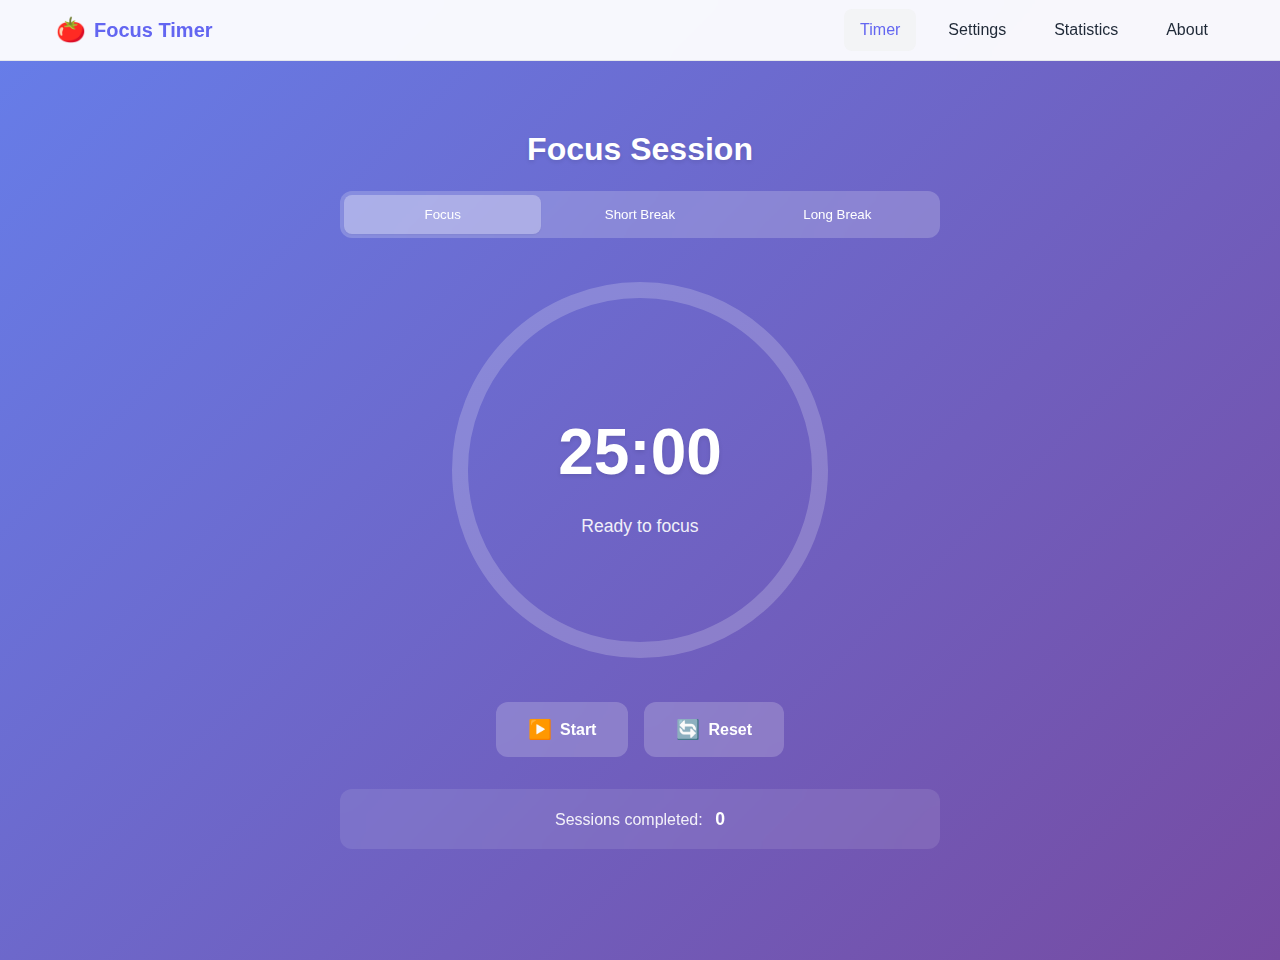
<file: index.html>
<!DOCTYPE html>
<html lang="en">
<head>
    <meta charset="UTF-8">
    <meta name="viewport" content="width=device-width, initial-scale=1.0">
    <title>Focus Timer - Pomodoro App</title>
    <meta name="description" content="A clean and modern Pomodoro timer app for productivity">
    <meta name="theme-color" content="#6366f1">
    
    <!-- PWA Meta Tags -->
    <link rel="manifest" href="manifest.json">
    <meta name="apple-mobile-web-app-capable" content="yes">
    <meta name="apple-mobile-web-app-status-bar-style" content="default">
    <meta name="apple-mobile-web-app-title" content="Focus Timer">
    
    <!-- Icons -->
    <link rel="icon" type="image/png" sizes="32x32" href="icons/icon-32x32.png">
    <link rel="icon" type="image/png" sizes="16x16" href="icons/icon-16x16.png">
    <link rel="apple-touch-icon" href="icons/icon-192x192.png">
    
    <!-- Styles -->
    <link rel="stylesheet" href="styles.css">
</head>
<body>
    <!-- Navigation -->
    <nav class="navbar">
        <div class="nav-container">
            <div class="nav-logo">
                <span class="logo-icon">🍅</span>
                <span class="logo-text">Focus Timer</span>
            </div>
            <button class="nav-toggle" id="nav-toggle" aria-label="Toggle navigation">
                <span class="hamburger"></span>
                <span class="hamburger"></span>
                <span class="hamburger"></span>
            </button>
            <div class="nav-menu" id="nav-menu">
                <ul class="nav-list">
                    <li class="nav-item">
                        <a href="#home" class="nav-link active" data-page="home">Timer</a>
                    </li>
                    <li class="nav-item">
                        <a href="#settings" class="nav-link" data-page="settings">Settings</a>
                    </li>
                    <li class="nav-item">
                        <a href="#stats" class="nav-link" data-page="stats">Statistics</a>
                    </li>
                    <li class="nav-item">
                        <a href="#about" class="nav-link" data-page="about">About</a>
                    </li>
                </ul>
            </div>
        </div>
    </nav>

    <!-- Main Content -->
    <main class="main-content">
        <!-- Timer Page -->
        <div class="page active" id="home-page">
            <div class="timer-container">
                <div class="timer-header">
                    <h1 class="timer-title">Focus Session</h1>
                    <div class="timer-mode">
                        <button class="mode-btn active" data-mode="focus">Focus</button>
                        <button class="mode-btn" data-mode="short-break">Short Break</button>
                        <button class="mode-btn" data-mode="long-break">Long Break</button>
                    </div>
                </div>
                
                <div class="timer-circle">
                    <svg class="timer-svg" viewBox="0 0 100 100">
                        <circle class="timer-bg" cx="50" cy="50" r="45"></circle>
                        <circle class="timer-progress" cx="50" cy="50" r="45" id="progress-circle"></circle>
                    </svg>
                    <div class="timer-display">
                        <div class="timer-time" id="timer-display">25:00</div>
                        <div class="timer-status" id="timer-status">Ready to focus</div>
                    </div>
                </div>
                
                <div class="timer-controls">
                    <button class="control-btn start-btn" id="start-btn">
                        <span class="btn-icon">▶️</span>
                        <span class="btn-text">Start</span>
                    </button>
                    <button class="control-btn pause-btn" id="pause-btn" style="display: none;">
                        <span class="btn-icon">⏸️</span>
                        <span class="btn-text">Pause</span>
                    </button>
                    <button class="control-btn reset-btn" id="reset-btn">
                        <span class="btn-icon">🔄</span>
                        <span class="btn-text">Reset</span>
                    </button>
                </div>
                
                <div class="session-info">
                    <div class="session-count">
                        <span class="session-label">Sessions completed:</span>
                        <span class="session-number" id="session-count">0</span>
                    </div>
                </div>
            </div>
        </div>

        <!-- Settings Page -->
        <div class="page" id="settings-page">
            <div class="page-header">
                <h2>Settings</h2>
            </div>
            <div class="settings-container">
                <div class="setting-group">
                    <label for="focus-time">Focus Time (minutes)</label>
                    <input type="number" id="focus-time" min="1" max="60" value="25">
                </div>
                <div class="setting-group">
                    <label for="short-break-time">Short Break (minutes)</label>
                    <input type="number" id="short-break-time" min="1" max="30" value="5">
                </div>
                <div class="setting-group">
                    <label for="long-break-time">Long Break (minutes)</label>
                    <input type="number" id="long-break-time" min="1" max="60" value="15">
                </div>
                <div class="setting-group">
                    <label for="sessions-before-long-break">Sessions before long break</label>
                    <input type="number" id="sessions-before-long-break" min="2" max="10" value="4">
                </div>
                <div class="setting-group">
                    <label for="sound-enabled">
                        <input type="checkbox" id="sound-enabled" checked>
                        Enable sound notifications
                    </label>
                </div>
                <div class="setting-group">
                    <label for="auto-start-breaks">
                        <input type="checkbox" id="auto-start-breaks">
                        Auto-start breaks
                    </label>
                </div>
                <button class="save-btn" id="save-settings">Save Settings</button>
            </div>
        </div>

        <!-- Statistics Page -->
        <div class="page" id="stats-page">
            <div class="page-header">
                <h2>Statistics</h2>
            </div>
            <div class="stats-container">
                <div class="stats-grid">
                    <div class="stat-card">
                        <div class="stat-value" id="total-sessions">0</div>
                        <div class="stat-label">Total Sessions</div>
                    </div>
                    <div class="stat-card">
                        <div class="stat-value" id="total-focus-time">0h 0m</div>
                        <div class="stat-label">Focus Time</div>
                    </div>
                    <div class="stat-card">
                        <div class="stat-value" id="today-sessions">0</div>
                        <div class="stat-label">Today's Sessions</div>
                    </div>
                    <div class="stat-card">
                        <div class="stat-value" id="streak">0</div>
                        <div class="stat-label">Current Streak</div>
                    </div>
                </div>
                <div class="chart-container">
                    <h3>Weekly Progress</h3>
                    <div class="chart" id="weekly-chart">
                        <!-- Chart will be generated here -->
                    </div>
                </div>
            </div>
        </div>

        <!-- About Page -->
        <div class="page" id="about-page">
            <div class="page-header">
                <h2>About Focus Timer</h2>
            </div>
            <div class="about-container">
                <div class="about-content">
                    <div class="about-section">
                        <h3>What is the Pomodoro Technique?</h3>
                        <p>The Pomodoro Technique is a time management method developed by Francesco Cirillo in the late 1980s. It uses a timer to break work into intervals, traditionally 25 minutes in length, separated by short breaks.</p>
                    </div>
                    <div class="about-section">
                        <h3>How to use this app:</h3>
                        <ol>
                            <li>Choose your focus time (default: 25 minutes)</li>
                            <li>Start the timer and focus on your task</li>
                            <li>Take a short break when the timer ends</li>
                            <li>Repeat the cycle</li>
                            <li>Take a longer break after 4 sessions</li>
                        </ol>
                    </div>
                    <div class="about-section">
                        <h3>Features:</h3>
                        <ul>
                            <li>Customizable timer durations</li>
                            <li>Sound notifications</li>
                            <li>Session tracking</li>
                            <li>Statistics and progress</li>
                            <li>Mobile-friendly design</li>
                            <li>Works offline</li>
                        </ul>
                    </div>
                </div>
            </div>
        </div>
    </main>

    <!-- Notification -->
    <div class="notification" id="notification">
        <div class="notification-content">
            <span class="notification-text" id="notification-text"></span>
            <button class="notification-close" id="notification-close">×</button>
        </div>
    </div>

    <!-- Scripts -->
    <script src="app.js"></script>
</body>
</html>
</file>
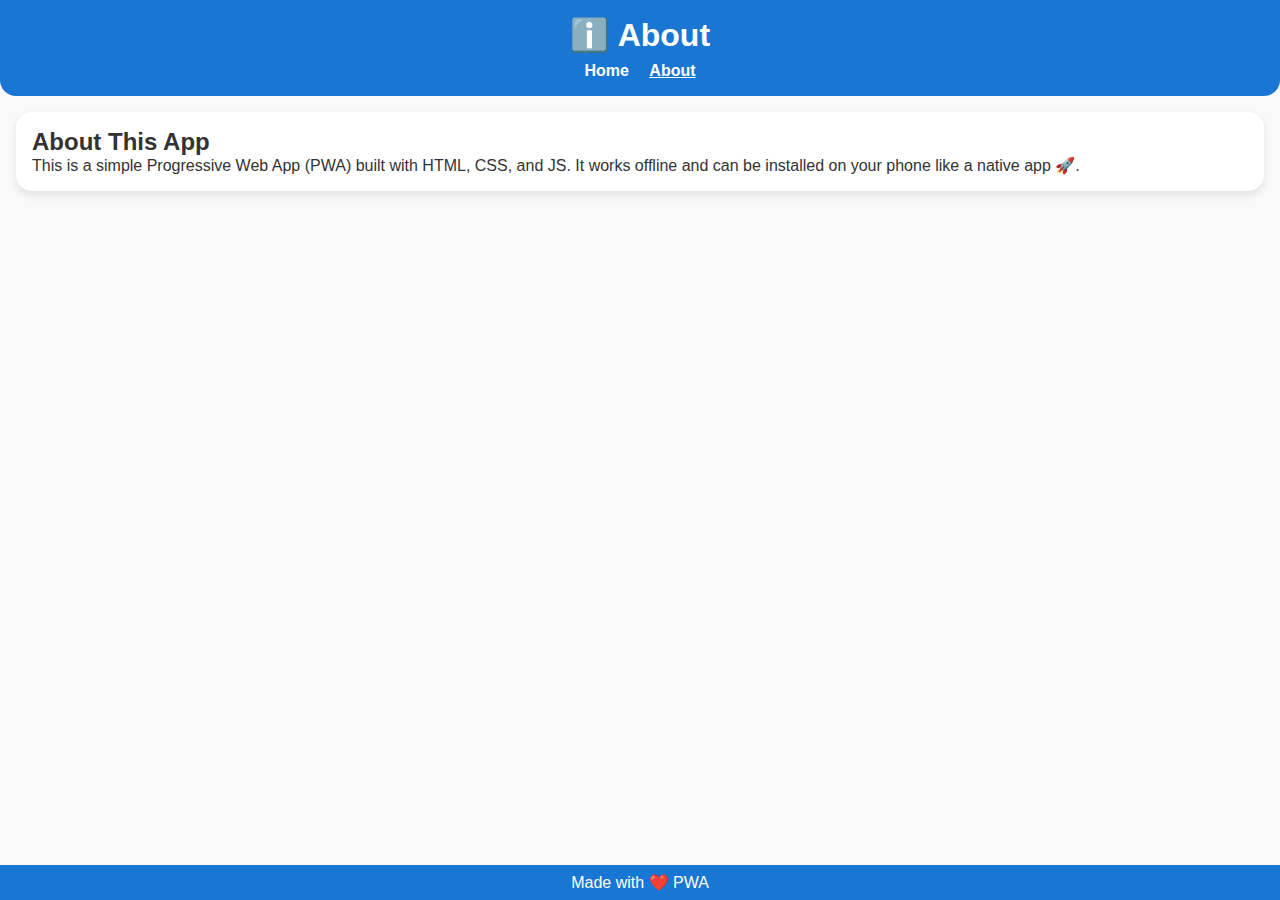
<file: about.html>
<!DOCTYPE html>
<html lang="en">
<head>
  <meta charset="UTF-8" />
  <meta name="viewport" content="width=device-width, initial-scale=1.0" />
  <title>About - My PWA Todo</title>
  <link rel="stylesheet" href="style.css" />
</head>
<body>
  <header>
    <h1>ℹ️ About</h1>
    <nav>
      <a href="index.html">Home</a>
      <a href="about.html" class="active">About</a>
    </nav>
  </header>

  <main>
    <section class="about-section">
      <h2>About This App</h2>
      <p>
        This is a simple Progressive Web App (PWA) built with HTML, CSS, and JS.
        It works offline and can be installed on your phone like a native app 🚀.
      </p>
    </section>
  </main>

  <footer>
    <p>Made with ❤️ PWA</p>
  </footer>
</body>
</html>
</file>
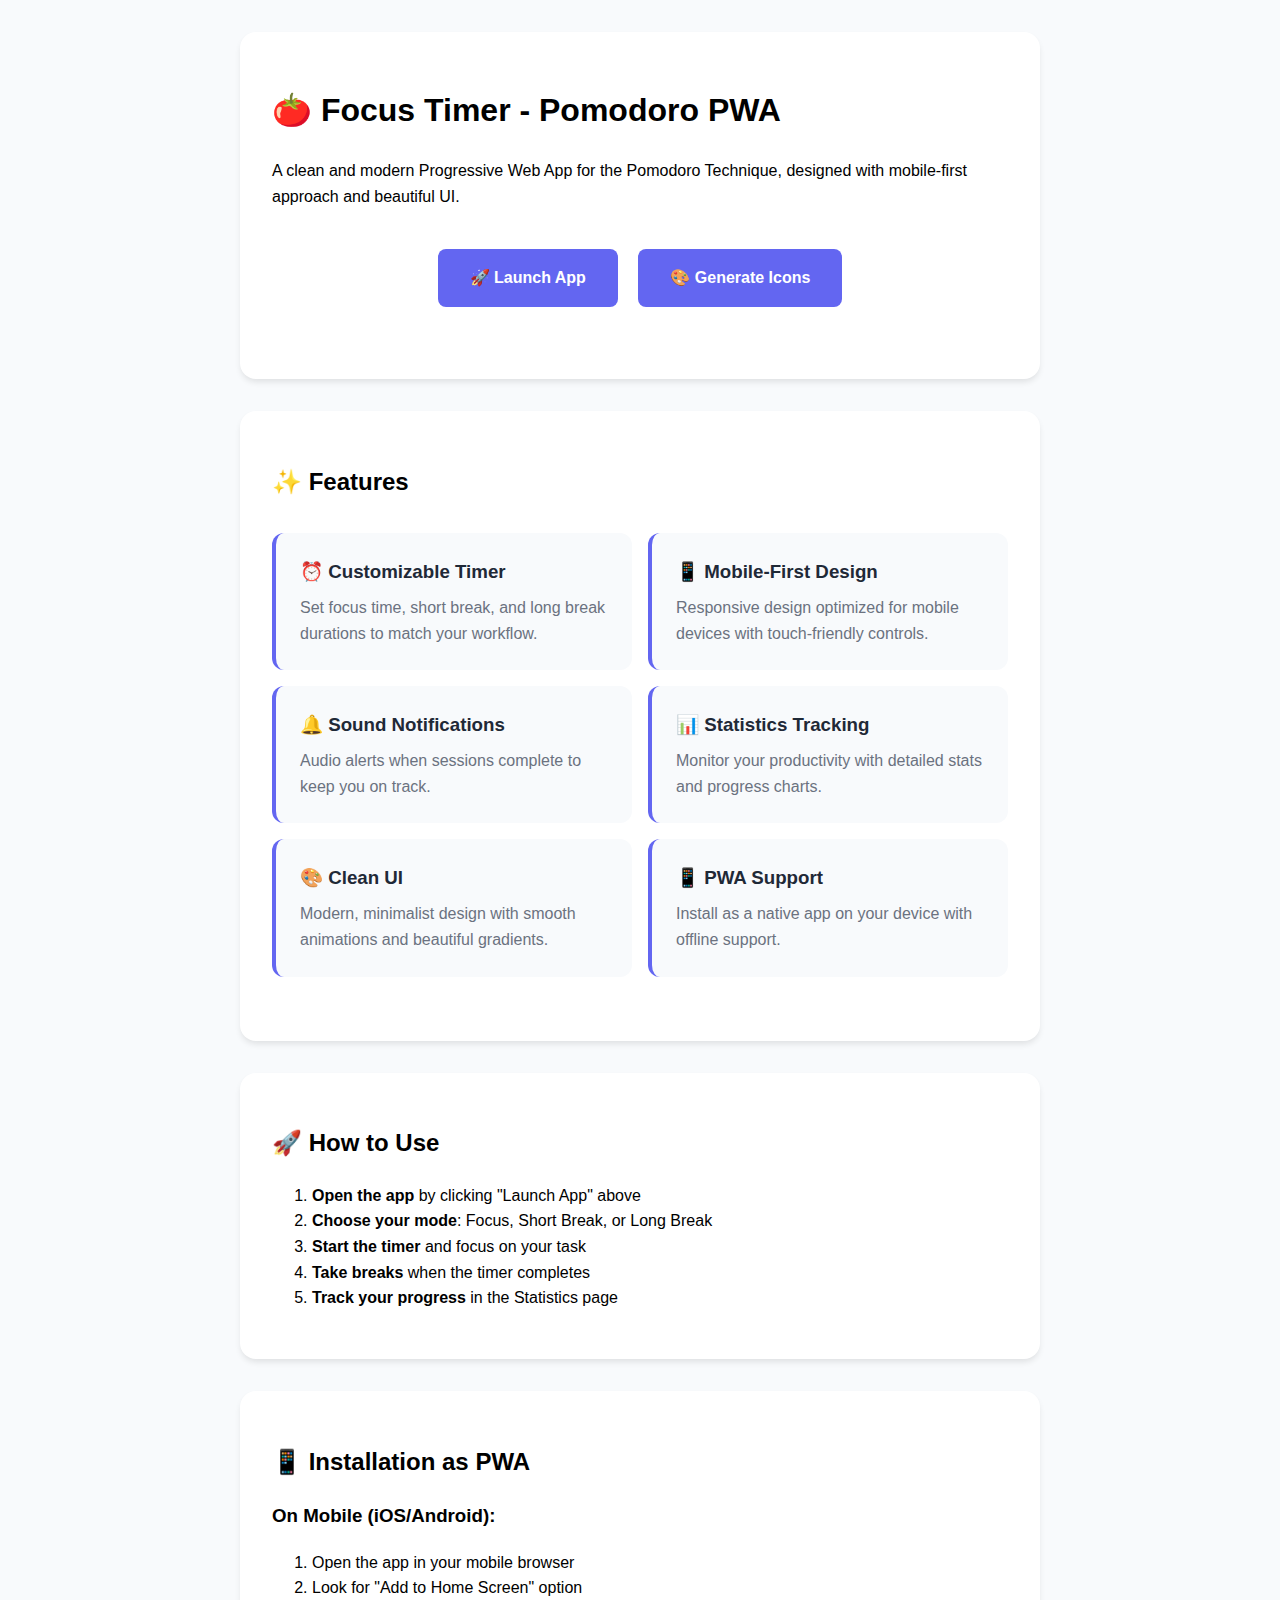
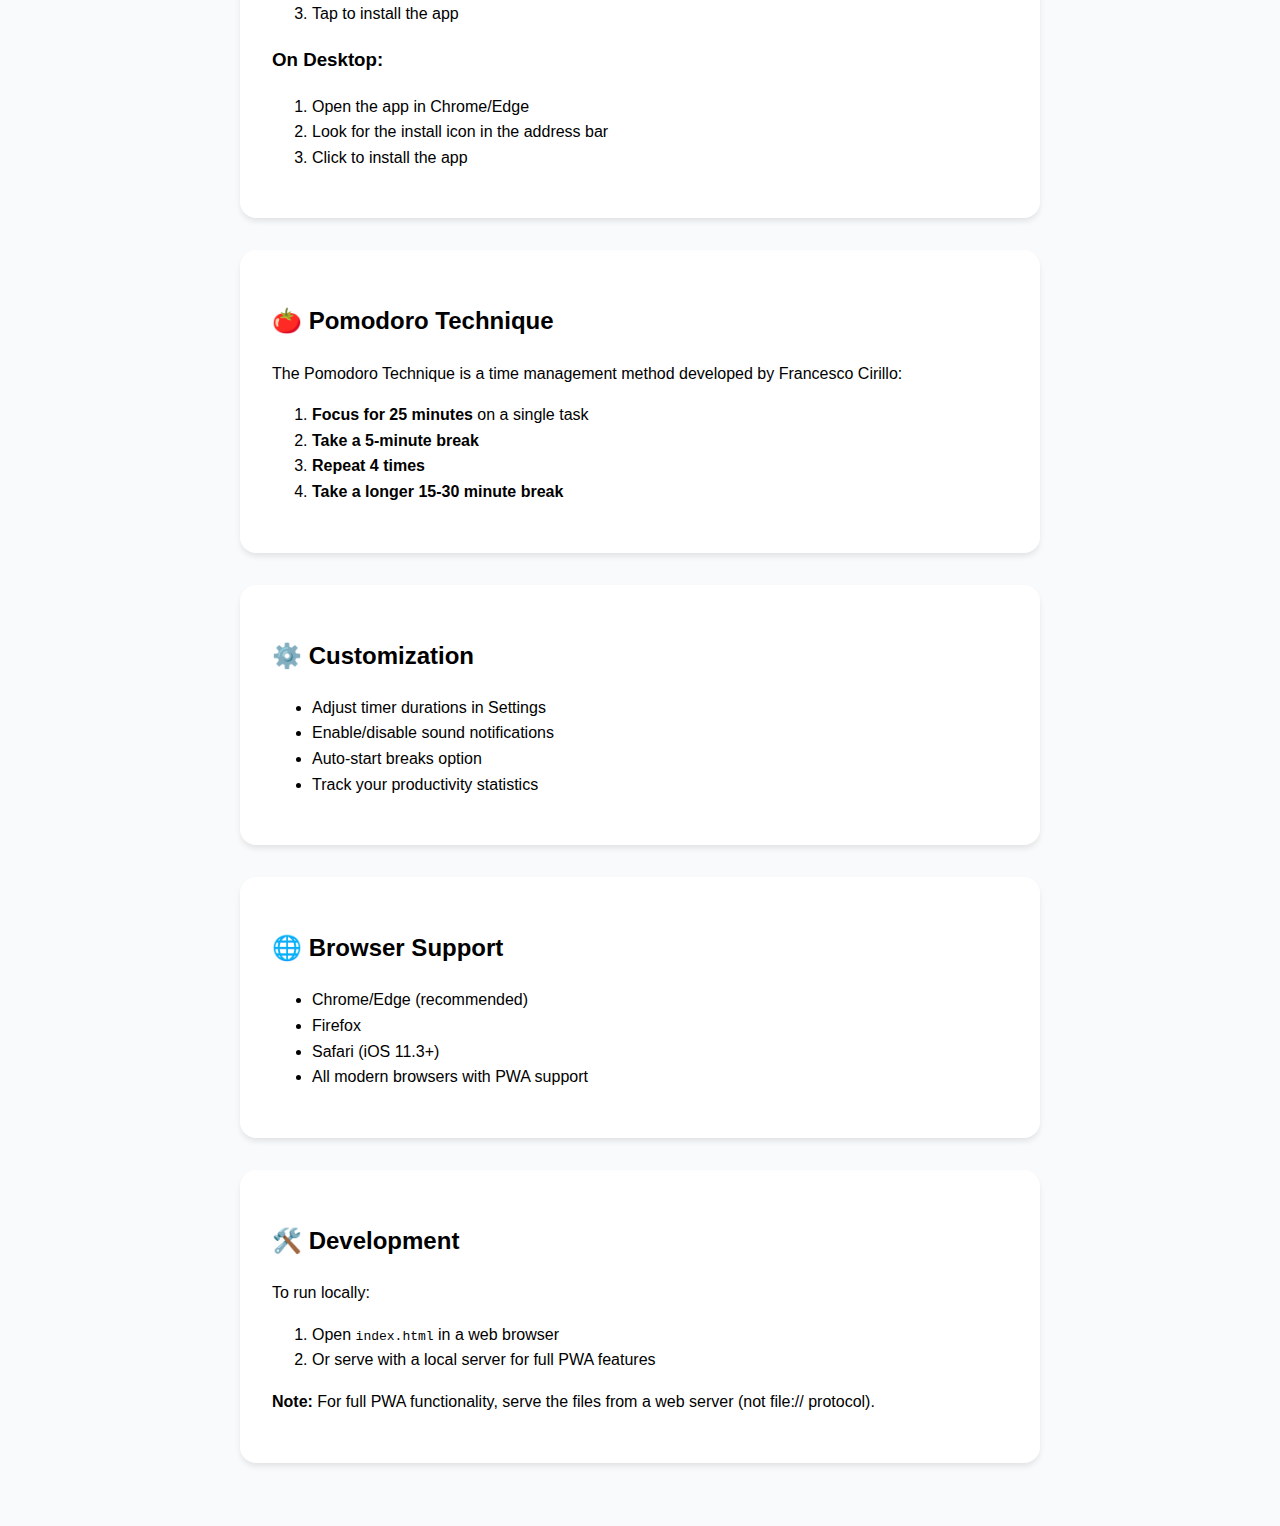
<file: demo.html>
<!DOCTYPE html>
<html lang="en">
<head>
    <meta charset="UTF-8">
    <meta name="viewport" content="width=device-width, initial-scale=1.0">
    <title>Focus Timer Demo</title>
    <style>
        body {
            font-family: -apple-system, BlinkMacSystemFont, 'Segoe UI', Roboto, sans-serif;
            max-width: 800px;
            margin: 0 auto;
            padding: 2rem;
            line-height: 1.6;
            background: #f8fafc;
        }
        .demo-container {
            background: white;
            padding: 2rem;
            border-radius: 1rem;
            box-shadow: 0 4px 6px -1px rgb(0 0 0 / 0.1);
            margin-bottom: 2rem;
        }
        .demo-button {
            display: inline-block;
            background: #6366f1;
            color: white;
            padding: 1rem 2rem;
            text-decoration: none;
            border-radius: 0.5rem;
            font-weight: 600;
            margin: 0.5rem;
            transition: all 0.2s ease;
        }
        .demo-button:hover {
            background: #4f46e5;
            transform: translateY(-2px);
        }
        .feature-list {
            display: grid;
            grid-template-columns: repeat(auto-fit, minmax(250px, 1fr));
            gap: 1rem;
            margin: 2rem 0;
        }
        .feature-card {
            background: #f8fafc;
            padding: 1.5rem;
            border-radius: 0.75rem;
            border-left: 4px solid #6366f1;
        }
        .feature-card h3 {
            margin: 0 0 0.5rem 0;
            color: #1f2937;
        }
        .feature-card p {
            margin: 0;
            color: #6b7280;
        }
        .screenshot {
            max-width: 100%;
            border-radius: 0.5rem;
            box-shadow: 0 4px 6px -1px rgb(0 0 0 / 0.1);
            margin: 1rem 0;
        }
    </style>
</head>
<body>
    <div class="demo-container">
        <h1>🍅 Focus Timer - Pomodoro PWA</h1>
        <p>A clean and modern Progressive Web App for the Pomodoro Technique, designed with mobile-first approach and beautiful UI.</p>
        
        <div style="text-align: center; margin: 2rem 0;">
            <a href="index.html" class="demo-button">🚀 Launch App</a>
            <a href="generate-icons.html" class="demo-button">🎨 Generate Icons</a>
        </div>
    </div>

    <div class="demo-container">
        <h2>✨ Features</h2>
        <div class="feature-list">
            <div class="feature-card">
                <h3>⏰ Customizable Timer</h3>
                <p>Set focus time, short break, and long break durations to match your workflow.</p>
            </div>
            <div class="feature-card">
                <h3>📱 Mobile-First Design</h3>
                <p>Responsive design optimized for mobile devices with touch-friendly controls.</p>
            </div>
            <div class="feature-card">
                <h3>🔔 Sound Notifications</h3>
                <p>Audio alerts when sessions complete to keep you on track.</p>
            </div>
            <div class="feature-card">
                <h3>📊 Statistics Tracking</h3>
                <p>Monitor your productivity with detailed stats and progress charts.</p>
            </div>
            <div class="feature-card">
                <h3>🎨 Clean UI</h3>
                <p>Modern, minimalist design with smooth animations and beautiful gradients.</p>
            </div>
            <div class="feature-card">
                <h3>📱 PWA Support</h3>
                <p>Install as a native app on your device with offline support.</p>
            </div>
        </div>
    </div>

    <div class="demo-container">
        <h2>🚀 How to Use</h2>
        <ol>
            <li><strong>Open the app</strong> by clicking "Launch App" above</li>
            <li><strong>Choose your mode</strong>: Focus, Short Break, or Long Break</li>
            <li><strong>Start the timer</strong> and focus on your task</li>
            <li><strong>Take breaks</strong> when the timer completes</li>
            <li><strong>Track your progress</strong> in the Statistics page</li>
        </ol>
    </div>

    <div class="demo-container">
        <h2>📱 Installation as PWA</h2>
        <h3>On Mobile (iOS/Android):</h3>
        <ol>
            <li>Open the app in your mobile browser</li>
            <li>Look for "Add to Home Screen" option</li>
            <li>Tap to install the app</li>
        </ol>
        
        <h3>On Desktop:</h3>
        <ol>
            <li>Open the app in Chrome/Edge</li>
            <li>Look for the install icon in the address bar</li>
            <li>Click to install the app</li>
        </ol>
    </div>

    <div class="demo-container">
        <h2>🍅 Pomodoro Technique</h2>
        <p>The Pomodoro Technique is a time management method developed by Francesco Cirillo:</p>
        <ol>
            <li><strong>Focus for 25 minutes</strong> on a single task</li>
            <li><strong>Take a 5-minute break</strong></li>
            <li><strong>Repeat 4 times</strong></li>
            <li><strong>Take a longer 15-30 minute break</strong></li>
        </ol>
    </div>

    <div class="demo-container">
        <h2>⚙️ Customization</h2>
        <ul>
            <li>Adjust timer durations in Settings</li>
            <li>Enable/disable sound notifications</li>
            <li>Auto-start breaks option</li>
            <li>Track your productivity statistics</li>
        </ul>
    </div>

    <div class="demo-container">
        <h2>🌐 Browser Support</h2>
        <ul>
            <li>Chrome/Edge (recommended)</li>
            <li>Firefox</li>
            <li>Safari (iOS 11.3+)</li>
            <li>All modern browsers with PWA support</li>
        </ul>
    </div>

    <div class="demo-container">
        <h2>🛠️ Development</h2>
        <p>To run locally:</p>
        <ol>
            <li>Open <code>index.html</code> in a web browser</li>
            <li>Or serve with a local server for full PWA features</li>
        </ol>
        
        <p><strong>Note:</strong> For full PWA functionality, serve the files from a web server (not file:// protocol).</p>
    </div>
</body>
</html>
</file>
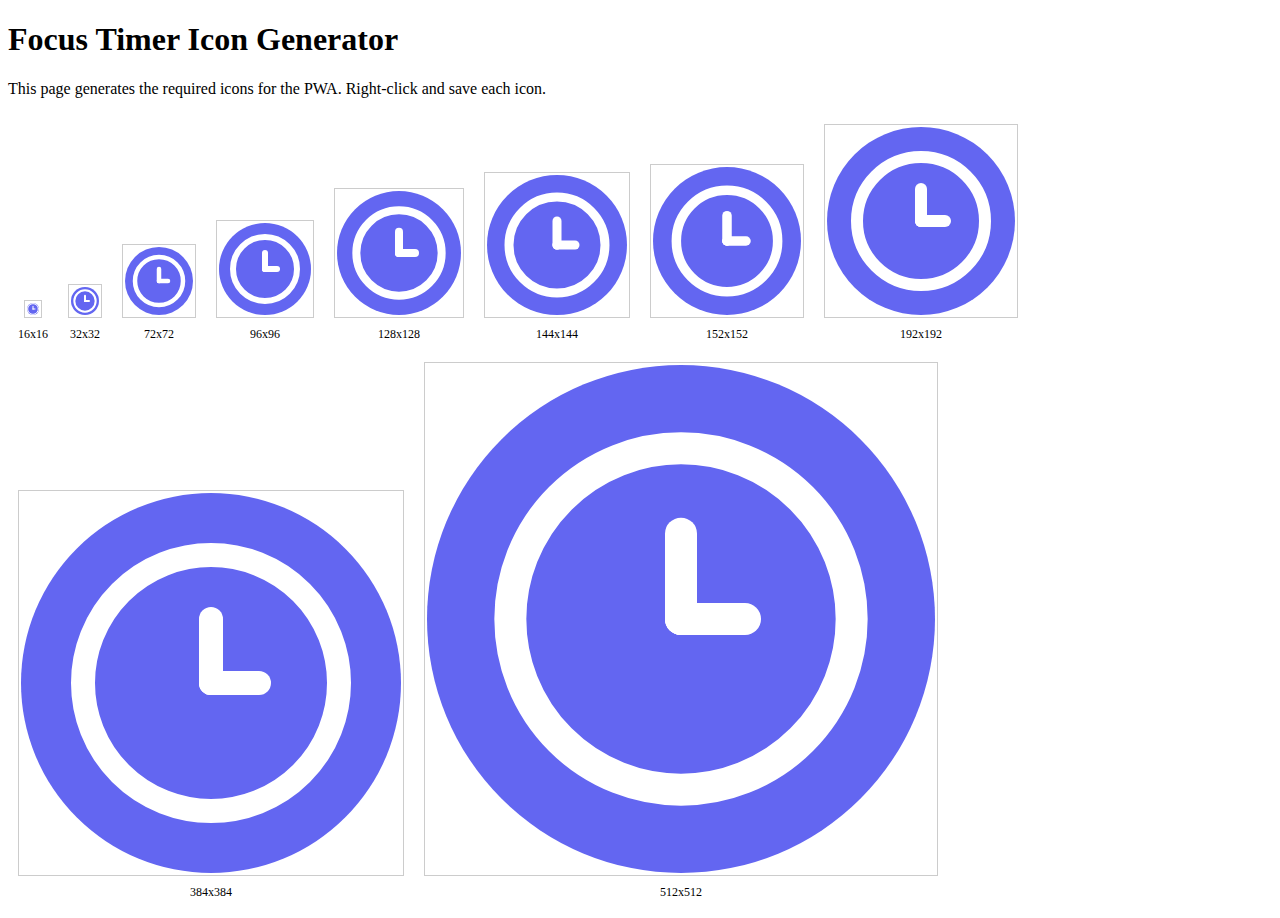
<file: generate-icons.html>
<!DOCTYPE html>
<html>
<head>
    <title>Icon Generator</title>
</head>
<body>
    <h1>Focus Timer Icon Generator</h1>
    <p>This page generates the required icons for the PWA. Right-click and save each icon.</p>
    
    <div id="icons"></div>
    
    <script>
        const sizes = [16, 32, 72, 96, 128, 144, 152, 192, 384, 512];
        const container = document.getElementById('icons');
        
        sizes.forEach(size => {
            const canvas = document.createElement('canvas');
            canvas.width = size;
            canvas.height = size;
            const ctx = canvas.getContext('2d');
            
            // Background circle
            ctx.fillStyle = '#6366f1';
            ctx.beginPath();
            ctx.arc(size/2, size/2, size/2 - 2, 0, 2 * Math.PI);
            ctx.fill();
            
            // Timer icon (simplified)
            ctx.strokeStyle = 'white';
            ctx.lineWidth = size/16;
            ctx.lineCap = 'round';
            
            // Clock face
            ctx.beginPath();
            ctx.arc(size/2, size/2, size/3, 0, 2 * Math.PI);
            ctx.stroke();
            
            // Hour hand
            ctx.beginPath();
            ctx.moveTo(size/2, size/2);
            ctx.lineTo(size/2, size/2 - size/6);
            ctx.stroke();
            
            // Minute hand
            ctx.beginPath();
            ctx.moveTo(size/2, size/2);
            ctx.lineTo(size/2 + size/8, size/2);
            ctx.stroke();
            
            // Center dot
            ctx.fillStyle = 'white';
            ctx.beginPath();
            ctx.arc(size/2, size/2, size/32, 0, 2 * Math.PI);
            ctx.fill();
            
            // Add to page
            const div = document.createElement('div');
            div.style.margin = '10px';
            div.style.display = 'inline-block';
            div.style.textAlign = 'center';
            
            const img = document.createElement('img');
            img.src = canvas.toDataURL();
            img.style.border = '1px solid #ccc';
            
            const label = document.createElement('div');
            label.textContent = `${size}x${size}`;
            label.style.fontSize = '12px';
            label.style.marginTop = '5px';
            
            div.appendChild(img);
            div.appendChild(label);
            container.appendChild(div);
        });
    </script>
</body>
</html>
</file>
<file: styles.css>
/* Reset and Base Styles */
* {
    margin: 0;
    padding: 0;
    box-sizing: border-box;
}

:root {
    --primary-color: #6366f1;
    --primary-dark: #4f46e5;
    --secondary-color: #f59e0b;
    --success-color: #10b981;
    --danger-color: #ef4444;
    --warning-color: #f59e0b;
    --text-primary: #1f2937;
    --text-secondary: #6b7280;
    --bg-primary: #ffffff;
    --bg-secondary: #f9fafb;
    --bg-tertiary: #f3f4f6;
    --border-color: #e5e7eb;
    --shadow-sm: 0 1px 2px 0 rgb(0 0 0 / 0.05);
    --shadow-md: 0 4px 6px -1px rgb(0 0 0 / 0.1), 0 2px 4px -2px rgb(0 0 0 / 0.1);
    --shadow-lg: 0 10px 15px -3px rgb(0 0 0 / 0.1), 0 4px 6px -4px rgb(0 0 0 / 0.1);
    --radius-sm: 0.375rem;
    --radius-md: 0.5rem;
    --radius-lg: 0.75rem;
    --radius-xl: 1rem;
}

body {
    font-family: -apple-system, BlinkMacSystemFont, 'Segoe UI', Roboto, Oxygen, Ubuntu, Cantarell, sans-serif;
    line-height: 1.6;
    color: var(--text-primary);
    background: linear-gradient(135deg, #667eea 0%, #764ba2 100%);
    min-height: 100vh;
    overflow-x: hidden;
}

/* Navigation */
.navbar {
    position: fixed;
    top: 0;
    left: 0;
    right: 0;
    background: rgba(255, 255, 255, 0.95);
    backdrop-filter: blur(10px);
    border-bottom: 1px solid var(--border-color);
    z-index: 1000;
    transition: all 0.3s ease;
}

.nav-container {
    max-width: 1200px;
    margin: 0 auto;
    padding: 0 1rem;
    display: flex;
    justify-content: space-between;
    align-items: center;
    height: 60px;
}

.nav-logo {
    display: flex;
    align-items: center;
    gap: 0.5rem;
    font-weight: 700;
    font-size: 1.25rem;
    color: var(--primary-color);
}

.logo-icon {
    font-size: 1.5rem;
}

.nav-toggle {
    display: flex;
    flex-direction: column;
    gap: 4px;
    background: none;
    border: none;
    cursor: pointer;
    padding: 0.5rem;
    border-radius: var(--radius-sm);
    transition: background-color 0.2s ease;
}

.nav-toggle:hover {
    background-color: var(--bg-tertiary);
}

.hamburger {
    width: 25px;
    height: 3px;
    background-color: var(--text-primary);
    border-radius: 2px;
    transition: all 0.3s ease;
}

.nav-toggle.active .hamburger:nth-child(1) {
    transform: rotate(45deg) translate(6px, 6px);
}

.nav-toggle.active .hamburger:nth-child(2) {
    opacity: 0;
}

.nav-toggle.active .hamburger:nth-child(3) {
    transform: rotate(-45deg) translate(6px, -6px);
}

.nav-menu {
    position: fixed;
    top: 60px;
    left: 0;
    right: 0;
    background: rgba(255, 255, 255, 0.98);
    backdrop-filter: blur(10px);
    border-bottom: 1px solid var(--border-color);
    transform: translateY(-100%);
    opacity: 0;
    visibility: hidden;
    transition: all 0.3s ease;
}

.nav-menu.active {
    transform: translateY(0);
    opacity: 1;
    visibility: visible;
}

.nav-list {
    list-style: none;
    padding: 1rem 0;
}

.nav-item {
    margin: 0;
}

.nav-link {
    display: block;
    padding: 1rem 1.5rem;
    color: var(--text-primary);
    text-decoration: none;
    font-weight: 500;
    transition: all 0.2s ease;
    border-left: 3px solid transparent;
}

.nav-link:hover,
.nav-link.active {
    background-color: var(--bg-secondary);
    color: var(--primary-color);
    border-left-color: var(--primary-color);
}

/* Main Content */
.main-content {
    margin-top: 60px;
    min-height: calc(100vh - 60px);
    padding: 2rem 1rem;
}

.page {
    display: none;
    animation: fadeIn 0.3s ease;
}

.page.active {
    display: block;
}

@keyframes fadeIn {
    from { opacity: 0; transform: translateY(20px); }
    to { opacity: 1; transform: translateY(0); }
}

/* Timer Page */
.timer-container {
    max-width: 500px;
    margin: 0 auto;
    text-align: center;
}

.timer-header {
    margin-bottom: 2rem;
}

.timer-title {
    font-size: 2rem;
    font-weight: 700;
    color: white;
    margin-bottom: 1rem;
    text-shadow: 0 2px 4px rgba(0, 0, 0, 0.1);
}

.timer-mode {
    display: flex;
    background: rgba(255, 255, 255, 0.2);
    border-radius: var(--radius-lg);
    padding: 0.25rem;
    backdrop-filter: blur(10px);
}

.mode-btn {
    flex: 1;
    padding: 0.75rem 1rem;
    background: none;
    border: none;
    color: white;
    font-weight: 500;
    border-radius: var(--radius-md);
    cursor: pointer;
    transition: all 0.2s ease;
}

.mode-btn.active {
    background: rgba(255, 255, 255, 0.3);
    box-shadow: var(--shadow-sm);
}

.mode-btn:hover:not(.active) {
    background: rgba(255, 255, 255, 0.1);
}

.timer-circle {
    position: relative;
    width: 300px;
    height: 300px;
    margin: 2rem auto;
}

.timer-svg {
    width: 100%;
    height: 100%;
    transform: rotate(-90deg);
}

.timer-bg {
    fill: none;
    stroke: rgba(255, 255, 255, 0.2);
    stroke-width: 4;
}

.timer-progress {
    fill: none;
    stroke: white;
    stroke-width: 4;
    stroke-linecap: round;
    stroke-dasharray: 283;
    stroke-dashoffset: 0;
    transition: stroke-dashoffset 1s linear;
}

.timer-display {
    position: absolute;
    top: 50%;
    left: 50%;
    transform: translate(-50%, -50%);
    color: white;
}

.timer-time {
    font-size: 3rem;
    font-weight: 700;
    font-variant-numeric: tabular-nums;
    text-shadow: 0 2px 4px rgba(0, 0, 0, 0.1);
    margin-bottom: 0.5rem;
}

.timer-status {
    font-size: 1.1rem;
    opacity: 0.9;
    font-weight: 500;
}

.timer-controls {
    display: flex;
    gap: 1rem;
    justify-content: center;
    margin: 2rem 0;
}

.control-btn {
    display: flex;
    align-items: center;
    gap: 0.5rem;
    padding: 1rem 2rem;
    background: rgba(255, 255, 255, 0.2);
    border: none;
    border-radius: var(--radius-lg);
    color: white;
    font-weight: 600;
    font-size: 1rem;
    cursor: pointer;
    transition: all 0.2s ease;
    backdrop-filter: blur(10px);
    min-width: 120px;
    justify-content: center;
}

.control-btn:hover {
    background: rgba(255, 255, 255, 0.3);
    transform: translateY(-2px);
    box-shadow: var(--shadow-lg);
}

.control-btn:active {
    transform: translateY(0);
}

.btn-icon {
    font-size: 1.2rem;
}

.session-info {
    margin-top: 2rem;
    padding: 1rem;
    background: rgba(255, 255, 255, 0.1);
    border-radius: var(--radius-lg);
    backdrop-filter: blur(10px);
}

.session-count {
    color: white;
    font-weight: 500;
}

.session-label {
    opacity: 0.9;
    margin-right: 0.5rem;
}

.session-number {
    font-weight: 700;
    font-size: 1.1rem;
}

/* Other Pages */
.page-header {
    text-align: center;
    margin-bottom: 2rem;
}

.page-header h2 {
    font-size: 2rem;
    font-weight: 700;
    color: white;
    text-shadow: 0 2px 4px rgba(0, 0, 0, 0.1);
}

.settings-container,
.stats-container,
.about-container {
    max-width: 600px;
    margin: 0 auto;
    background: rgba(255, 255, 255, 0.95);
    border-radius: var(--radius-xl);
    padding: 2rem;
    box-shadow: var(--shadow-lg);
    backdrop-filter: blur(10px);
}

.setting-group {
    margin-bottom: 1.5rem;
}

.setting-group label {
    display: block;
    font-weight: 600;
    color: var(--text-primary);
    margin-bottom: 0.5rem;
}

.setting-group input[type="number"] {
    width: 100%;
    padding: 0.75rem;
    border: 2px solid var(--border-color);
    border-radius: var(--radius-md);
    font-size: 1rem;
    transition: border-color 0.2s ease;
}

.setting-group input[type="number"]:focus {
    outline: none;
    border-color: var(--primary-color);
}

.setting-group input[type="checkbox"] {
    margin-right: 0.5rem;
    transform: scale(1.2);
}

.save-btn {
    width: 100%;
    padding: 1rem;
    background: var(--primary-color);
    color: white;
    border: none;
    border-radius: var(--radius-md);
    font-weight: 600;
    font-size: 1rem;
    cursor: pointer;
    transition: all 0.2s ease;
}

.save-btn:hover {
    background: var(--primary-dark);
    transform: translateY(-2px);
    box-shadow: var(--shadow-lg);
}

/* Statistics */
.stats-grid {
    display: grid;
    grid-template-columns: repeat(auto-fit, minmax(150px, 1fr));
    gap: 1rem;
    margin-bottom: 2rem;
}

.stat-card {
    background: var(--bg-secondary);
    padding: 1.5rem;
    border-radius: var(--radius-lg);
    text-align: center;
    border: 1px solid var(--border-color);
}

.stat-value {
    font-size: 2rem;
    font-weight: 700;
    color: var(--primary-color);
    margin-bottom: 0.5rem;
}

.stat-label {
    color: var(--text-secondary);
    font-weight: 500;
}

.chart-container {
    margin-top: 2rem;
}

.chart-container h3 {
    margin-bottom: 1rem;
    color: var(--text-primary);
}

.chart {
    height: 200px;
    background: var(--bg-secondary);
    border-radius: var(--radius-lg);
    display: flex;
    align-items: center;
    justify-content: center;
    color: var(--text-secondary);
    border: 1px solid var(--border-color);
    padding: 1rem;
}

.chart-bars {
    display: flex;
    align-items: end;
    justify-content: space-around;
    height: 100%;
    width: 100%;
    gap: 0.5rem;
}

.chart-bar {
    display: flex;
    flex-direction: column;
    align-items: center;
    flex: 1;
    height: 100%;
}

.bar {
    width: 100%;
    background: linear-gradient(to top, var(--primary-color), var(--primary-dark));
    border-radius: var(--radius-sm) var(--radius-sm) 0 0;
    min-height: 4px;
    transition: all 0.3s ease;
    margin-bottom: 0.5rem;
}

.bar-label {
    font-size: 0.75rem;
    color: var(--text-secondary);
    font-weight: 500;
    margin-bottom: 0.25rem;
}

.bar-value {
    font-size: 0.875rem;
    color: var(--text-primary);
    font-weight: 600;
}

/* About Page */
.about-section {
    margin-bottom: 2rem;
}

.about-section h3 {
    color: var(--primary-color);
    margin-bottom: 1rem;
    font-size: 1.25rem;
}

.about-section p,
.about-section ol,
.about-section ul {
    color: var(--text-secondary);
    line-height: 1.7;
}

.about-section ol,
.about-section ul {
    padding-left: 1.5rem;
}

.about-section li {
    margin-bottom: 0.5rem;
}

/* Notification */
.notification {
    position: fixed;
    top: 80px;
    right: 1rem;
    background: var(--success-color);
    color: white;
    padding: 1rem 1.5rem;
    border-radius: var(--radius-lg);
    box-shadow: var(--shadow-lg);
    transform: translateX(400px);
    opacity: 0;
    transition: all 0.3s ease;
    z-index: 1001;
    max-width: 300px;
}

.notification.show {
    transform: translateX(0);
    opacity: 1;
}

.notification-content {
    display: flex;
    align-items: center;
    justify-content: space-between;
    gap: 1rem;
}

.notification-close {
    background: none;
    border: none;
    color: white;
    font-size: 1.5rem;
    cursor: pointer;
    padding: 0;
    line-height: 1;
}

/* Responsive Design */
@media (min-width: 768px) {
    .nav-menu {
        position: static;
        transform: none;
        opacity: 1;
        visibility: visible;
        background: none;
        border: none;
        backdrop-filter: none;
    }
    
    .nav-list {
        display: flex;
        gap: 1rem;
        padding: 0;
    }
    
    .nav-link {
        padding: 0.5rem 1rem;
        border-radius: var(--radius-md);
        border-left: none;
    }
    
    .nav-link:hover,
    .nav-link.active {
        background-color: var(--bg-tertiary);
        border-left: none;
    }
    
    .nav-toggle {
        display: none;
    }
    
    .timer-circle {
        width: 400px;
        height: 400px;
    }
    
    .timer-time {
        font-size: 4rem;
    }
    
    .main-content {
        padding: 3rem 2rem;
    }
}

@media (min-width: 1024px) {
    .main-content {
        padding: 4rem 2rem;
    }
    
    .timer-container {
        max-width: 600px;
    }
}

/* Focus and Break Mode Colors */
.timer-container.focus-mode {
    --mode-color: #6366f1;
}

.timer-container.short-break-mode {
    --mode-color: #10b981;
}

.timer-container.long-break-mode {
    --mode-color: #f59e0b;
}

.timer-container.focus-mode .timer-progress {
    stroke: #6366f1;
}

.timer-container.short-break-mode .timer-progress {
    stroke: #10b981;
}

.timer-container.long-break-mode .timer-progress {
    stroke: #f59e0b;
}

/* Animation for timer completion */
@keyframes pulse {
    0%, 100% { transform: scale(1); }
    50% { transform: scale(1.05); }
}

.timer-circle.completed {
    animation: pulse 0.5s ease-in-out;
}

/* Loading animation */
@keyframes spin {
    from { transform: rotate(0deg); }
    to { transform: rotate(360deg); }
}

.loading {
    animation: spin 1s linear infinite;
}
</file>
<file: style.css>
/* Reset */
* { margin: 0; padding: 0; box-sizing: border-box; }
body {
  font-family: 'Segoe UI', Tahoma, sans-serif;
  background: #f9f9f9;
  color: #333;
  display: flex;
  flex-direction: column;
  min-height: 100vh;
}

/* Header */
header {
  background: #1976d2;
  color: white;
  padding: 1rem;
  text-align: center;
  border-radius: 0 0 1rem 1rem;
}
header h1 { margin-bottom: 0.5rem; }
nav a {
  color: white;
  margin: 0 0.5rem;
  text-decoration: none;
  font-weight: bold;
}
nav a.active {
  text-decoration: underline;
}

/* Main */
main { flex: 1; padding: 1rem; }
.todo-section, .about-section {
  background: white;
  padding: 1rem;
  border-radius: 1rem;
  box-shadow: 0 4px 8px rgba(0,0,0,0.1);
}
.todo-input {
  display: flex;
  margin-bottom: 1rem;
}
.todo-input input {
  flex: 1;
  padding: 0.5rem;
  border: 2px solid #1976d2;
  border-radius: 0.5rem 0 0 0.5rem;
}
.todo-input button {
  background: #1976d2;
  color: white;
  border: none;
  padding: 0 1rem;
  font-size: 1.5rem;
  border-radius: 0 0.5rem 0.5rem 0;
  cursor: pointer;
}
ul { list-style: none; }
li {
  background: #f1f1f1;
  margin-bottom: 0.5rem;
  padding: 0.5rem;
  border-radius: 0.5rem;
  display: flex;
  justify-content: space-between;
  align-items: center;
}
li.done { text-decoration: line-through; opacity: 0.6; }

/* Footer */
footer {
  background: #1976d2;
  color: white;
  text-align: center;
  padding: 0.5rem;
}
</file>
